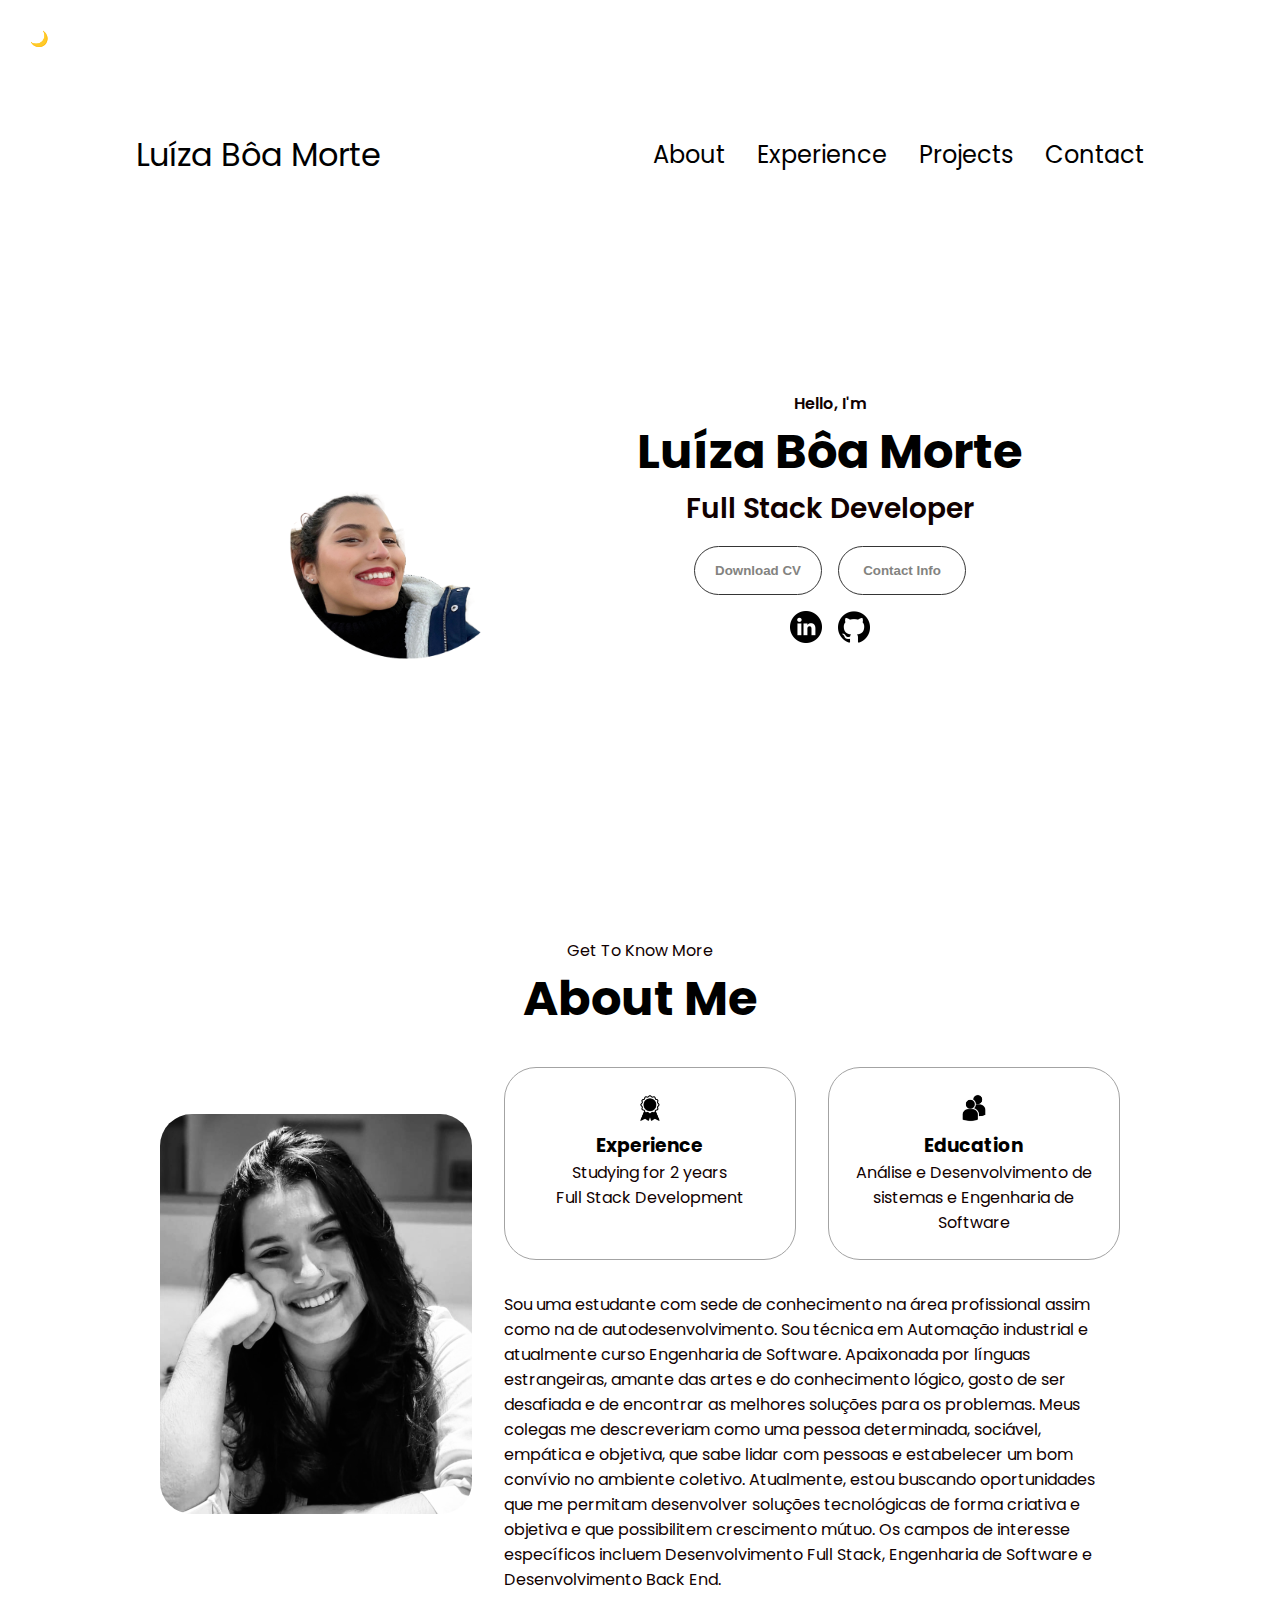
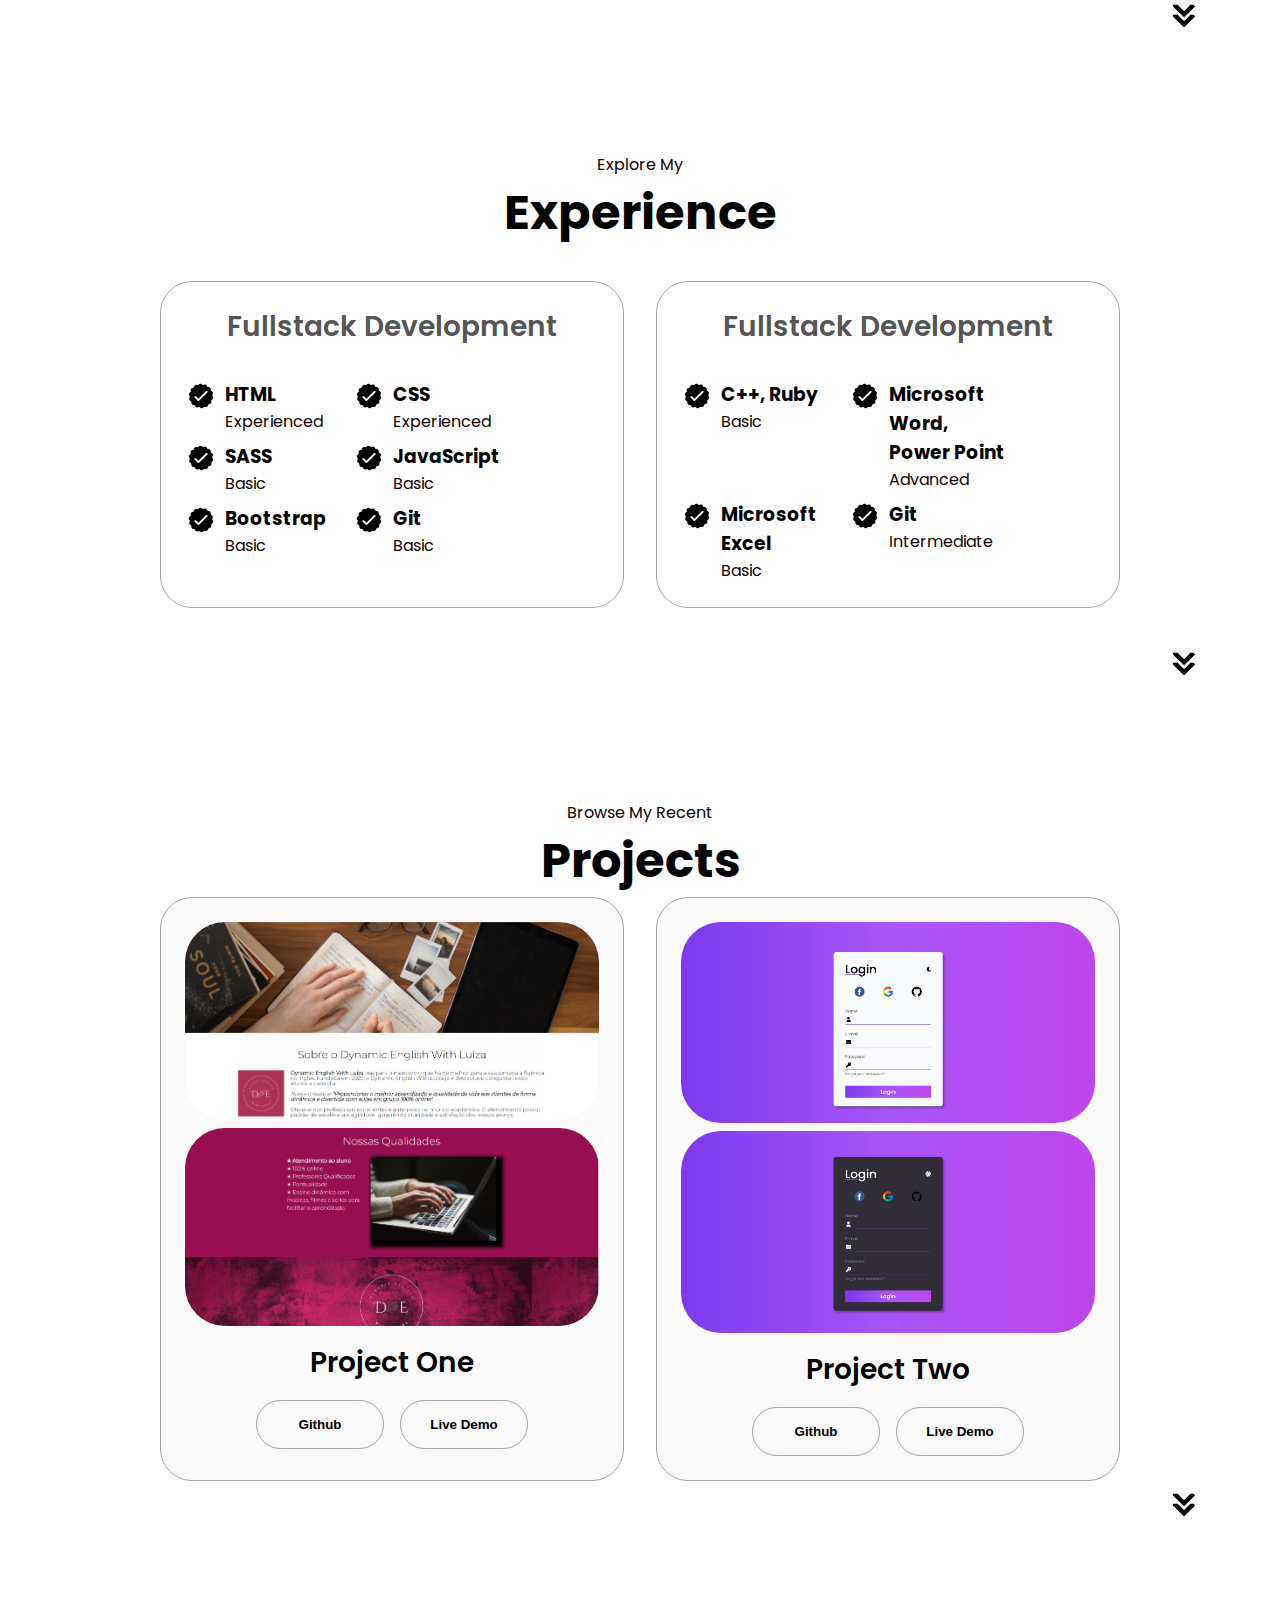
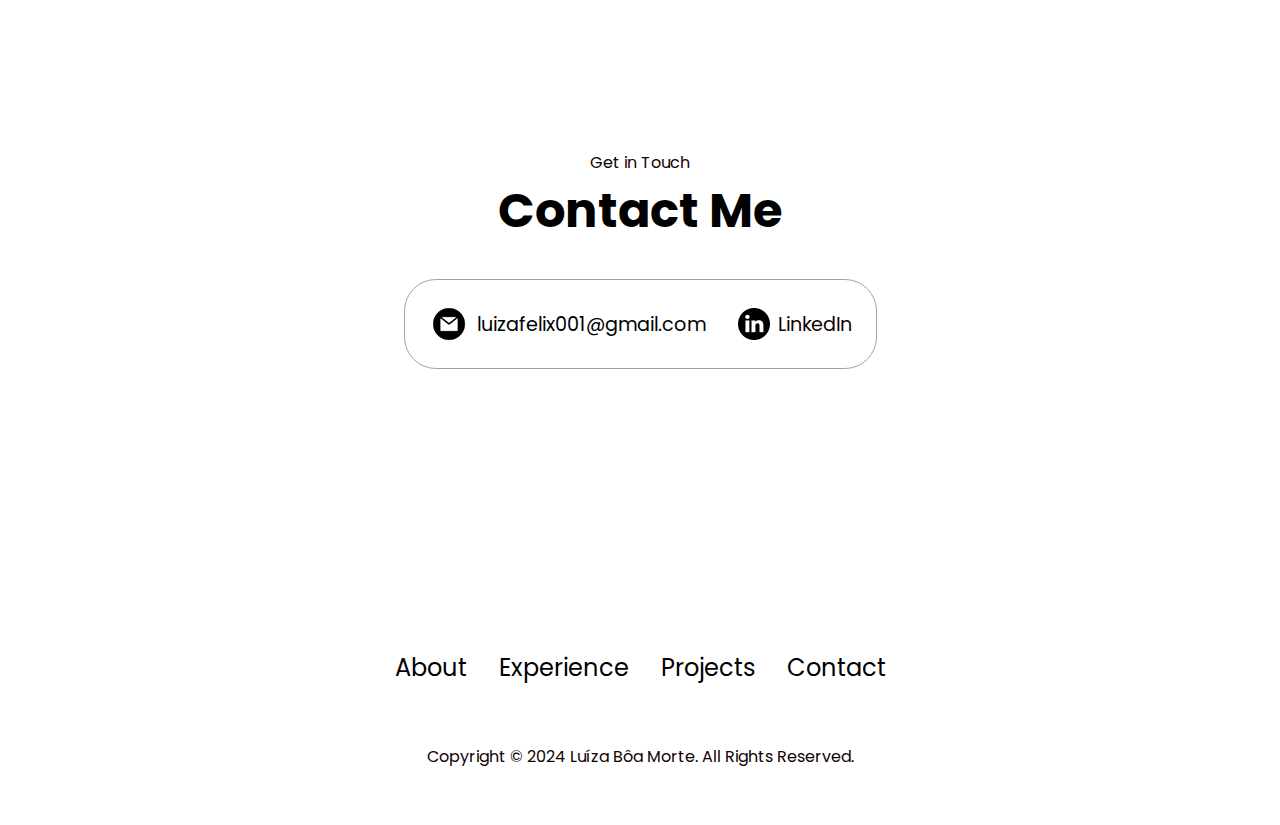
<file: index.html>
<!DOCTYPE html>
<html lang="en">
<head>
  <meta charset="UTF-8" />
  <meta http-equiv="X-UA-Compatible" content="IE=edge" />
  <meta name="viewport" content="width=device-width, initial-scale=1.0" />
  <title>My Portfolio</title>
  <link rel="stylesheet" href="style.css" />
  <link rel="stylesheet" href="mediaqueries.css" />
  <script src="script.js" defer></script>
</head>
<body>
  <button id="dark-mode-toggle" aria-label="Alternar Modo Noturno">
    <span id="dark-mode-icon">🌙</span> 
  </button>

  <nav id="desktop-nav">
    <div class="logo">Luíza Bôa Morte</div>
    <div>
      <ul class="nav-links">
        <li><a href="#about">About</a></li>
        <li><a href="#experience">Experience</a></li>
        <li><a href="#projects">Projects</a></li>
        <li><a href="#contact">Contact</a></li>
      </ul>
    </div>
  </nav>

  <nav id="hamburger-nav">
    <div class="logo">Luíza Bôa Morte</div>
    <div class="hamburger-menu">
      <div class="hamburger-icon" onclick="toggleMenu()">
        <span></span>
        <span></span>
        <span></span>
      </div>
      <div class="menu-links">
        <li><a href="#about" onclick="toggleMenu()">About</a></li>
        <li><a href="#experience" onclick="toggleMenu()">Experience</a></li>
        <li><a href="#projects" onclick="toggleMenu()">Projects</a></li>
        <li><a href="#contact" onclick="toggleMenu()">Contact</a></li>
      </div>
    </div>
  </nav>

  <section id="profile">
    <div class="section__pic-container-profile">
      <img src="./assets/profilepic.png" alt="profile picture" class="profilepic"/>
    </div>
    <div class="section__text">
      <p class="section__text__p1">Hello, I'm</p>
      <h1 class="title">Luíza Bôa Morte</h1>
      <p class="section__text__p2">Full Stack Developer</p>
      <div class="btn-container">
        <button
          class="btn btn-color-2"
          onclick="window.open('curriculo.html')"
        >
          Download CV
        </button>
        <button class="btn btn-color-2" onclick="location.href='./#contact'">
          Contact Info
        </button>
      </div>
      <div id="socials-container">
        <img
          src="./assets/linkedin.png"
          alt="My LinkedIn profile"
          class="icon"
          onclick="location.href='https://www.linkedin.com/in/luíza-bôa-morte?utm_source=share&utm_campaign=share_via&utm_content=profile&utm_medium=ios_app'"
        />
        <img
          src="./assets/github.png"
          alt="My Github profile"
          class="icon"
          onclick="location.href='https://github.com/luizamfbm'"
        />
      </div>
    </div>
  </section>

  <section id="about">
    <p class="section__text__p1">Get To Know More</p>
    <h1 class="title">About Me</h1>
    <div class="section-container">
      <div class="section__pic-container-about">
        <img
          src="assets/img.jpg"
          alt="Profile picture"
          class="about-pic" 
        />
      </div>
      <div class="about-details-container">
        <div class="about-containers">
          <div class="details-container">
            <img
              src="./assets/experience.png"
              alt="Experience icon"
              class="icon"
            />
            <h3 class="ex">Experience</h3>
            <p class="ex"> Studying for 2 years <br />Full Stack Development</p>
          </div>
          <div class="details-container">
            <img
              src="./assets/education.png"
              alt="Education icon"
              class="icon"
            />
            <h3 class="ex">Education</h3>
            <p class="ex">Análise e Desenvolvimento de sistemas  e Engenharia de Software
          </div>
        </div>
        <div class="text-container">
          <p class="education">
            Sou uma estudante com sede de conhecimento na área profissional assim como na de autodesenvolvimento. Sou técnica em Automação industrial e atualmente curso Engenharia de Software. Apaixonada por línguas estrangeiras, amante das artes e do conhecimento lógico, gosto de ser desafiada e de encontrar as melhores soluções para os problemas. Meus colegas me descreveriam como uma pessoa determinada, sociável, empática e objetiva, que sabe lidar com pessoas e estabelecer um bom convívio no ambiente coletivo. Atualmente, estou buscando oportunidades que me permitam desenvolver soluções tecnológicas de forma criativa e objetiva e que possibilitem crescimento mútuo. Os campos de interesse específicos incluem Desenvolvimento Full Stack, Engenharia de Software e Desenvolvimento Back End.
          </p>
        </div>
      </div>
    </div>
    <img
      src="./assets/arrow.png"
      alt="Arrow icon"
      class="icon arrow"
      onclick="location.href='./#experience'"
    />
  </section>

  <section id="experience">
    <p class="section__text__p1">Explore My</p>
    <h1 class="title">Experience</h1>
    <div class="experience-details-container">
      <div class="about-containers">
        <div class="details-container">
          <h2 class="experience-sub-title">Fullstack Development</h2>
          <div class="article-container">
            <article>
              <img
                src="./assets/checkmark.png"
                alt="Experience icon"
                class="icon"
              />
              <div>
                <h3 class="experience-content">HTML</h3>
                <p class="experience-content">Experienced</p>
              </div>
            </article>
            <article>
              <img
                src="./assets/checkmark.png"
                alt="Experience icon"
                class="icon"
              />
              <div>
                <h3 class="experience-content">CSS</h3>
                <p class="experience-content">Experienced</p>
              </div>
            </article>
            <article>
              <img
                src="./assets/checkmark.png"
                alt="Experience icon"
                class="icon"
              />
              <div>
                <h3 class="experience-content">SASS</h3>
                <p class="experience-content">Basic</p>
              </div>
            </article>
            <article>
              <img
                src="./assets/checkmark.png"
                alt="Experience icon"
                class="icon"
              />
              <div>
                <h3 class="experience-content">JavaScript</h3>
                <p class="experience-content">Basic</p>
              </div>
            </article>
            <article>
              <img
                src="./assets/checkmark.png"
                alt="Experience icon"
                class="icon"
              />
              <div>
                <h3 class="experience-content">Bootstrap</h3>
                <p class="experience-content">Basic</p>
              </div>
            </article>
            <article>
              <img
                src="./assets/checkmark.png"
                alt="Experience icon"
                class="icon"
              />
              <div>
                <h3 class="experience-content">Git</h3>
                <p class="experience-content">Basic</p>
              </div>
            </article>
          </div>
        </div>
        <div class="details-container">
          <h2 class="experience-sub-title">Fullstack Development</h2>
          <div class="article-container">
            <article>
              <img
                src="./assets/checkmark.png"
                alt="Experience icon"
                class="icon"
              />
              <div>
                <h3 class="experience-content">C++, Ruby </h3>
                <p class="experience-content">Basic</p>
              </div>
            </article>
            <article>
              <img
                src="./assets/checkmark.png"
                alt="Experience icon"
                class="icon"
              />
              <div>
                <h3 class="experience-content">Microsoft Word, Power Point</h3>
                <p class="experience-content">Advanced</p>
              </div>
            </article>
            <article>
              <img
                src="./assets/checkmark.png"
                alt="Experience icon"
                class="icon"
              />
              <div>
                <h3 class="experience-content">Microsoft Excel</h3>
                <p class="experience-content">Basic</p>
              </div>
            </article>
            <article>
              <img
                src="./assets/checkmark.png"
                alt="Experience icon"
                class="icon"
              />
              <div>
                <h3 class="experience-content">Git</h3>
                <p class="experience-content">Intermediate</p>
              </div>
            </article>
          </div>
        </div>
      </div>
    </div>
    <img
      src="./assets/arrow.png"
      alt="Arrow icon"
      class="icon arrow"
      onclick="location.href='./#projects'"
    />
  </section>

  <section id="projects">
    <p class="section__text__p1">Browse My Recent</p>
    <h1 class="title">Projects</h1>
    <div class="experience-details-container">
      <div class="details-container color-container">
        <div class="article-container">
          <img
            src="assets/214042952-b031303b-d9ca-4af0-93eb-2e06f33b7fab.png"
            alt="Project 1"
            class="project-img"
          />
          <img
            src="assets/214042962-604c6149-2fa9-46d2-a6fb-78077bb0293a.png"
            alt="Project 1"
            class="project-img"
          />
        </div>
        <h2 class="experience-sub-title project-title">Project One</h2>
        <div class="btn-container">
          <button
            class="btn btn-color-2 project-btn"
            onclick="location.href='https://github.com/luizamfbm/primeira-pagina-web-luiza'"
          >
            Github
          </button>
          <button
            class="btn btn-color-2 project-btn"
            onclick="location.href='https://youtu.be/OB9ca7tj_jQ'"
          >
            Live Demo
          </button>
        </div>

      </div>
      <div class="details-container color-container">
        <div class="article-container">
          <img
            src="assets/lightmodepic.jpg"
            alt="Project 1"
            class="project-img"
          />
          <img
            src="assets/darkmode.jpg"
            alt="Project 1"
            class="project-img"
          />
        </div>
        <h2 class="experience-sub-title project-title">Project Two</h2>
        <div class="btn-container">
          <button
            class="btn btn-color-2 project-btn"
            onclick="location.href='https://github.com/luizamfbm/darklightform'"
          >
            Github
          </button>
          <button
            class="btn btn-color-2 project-btn"
            onclick="location.href='https://youtu.be/GJJ0Vl7Suak'"
          >
            Live Demo
          </button>
      </div>
          
  
    <img
      src="./assets/arrow.png"
      alt="Arrow icon"
      class="icon arrow"
      onclick="location.href='./#contact'"
    />
  </section>

  <section id="contact">
    <p class="section__text__p1">Get in Touch</p>
    <h1 class="title">Contact Me</h1>
    <div class="contact-info-upper-container">
      <div class="contact-info-container">
        <img
          src="./assets/email.png"
          alt="Email icon"
          class="icon contact-icon email-icon"
        />
        <p><a href="mailto:luizafelix001@gmail.com">luizafelix001@gmail.com </a></p>
      </div>
      <div class="contact-info-container">
        <img
          src="./assets/linkedin.png"
          alt="LinkedIn icon"
          class="icon contact-icon"
        />
        <p onclick="location.href='https://www.linkedin.com/in/luíza-bôa-morte?utm_source=share&utm_campaign=share_via&utm_content=profile&utm_medium=ios_app'">LinkedIn</p>
      </div>
    </div>
  </section>

  <footer>
    <nav>
      <div class="nav-links-container">
        <ul class="nav-links">
          <li><a href="#about">About</a></li>
          <li><a href="#experience">Experience</a></li>
          <li><a href="#projects">Projects</a></li>
          <li><a href="#contact">Contact</a></li>
        </ul>
      </div>
    </nav>
    <p>Copyright &#169; 2024 Luíza Bôa Morte. All Rights Reserved.</p>
  </footer>

</body>
</html>
</file>
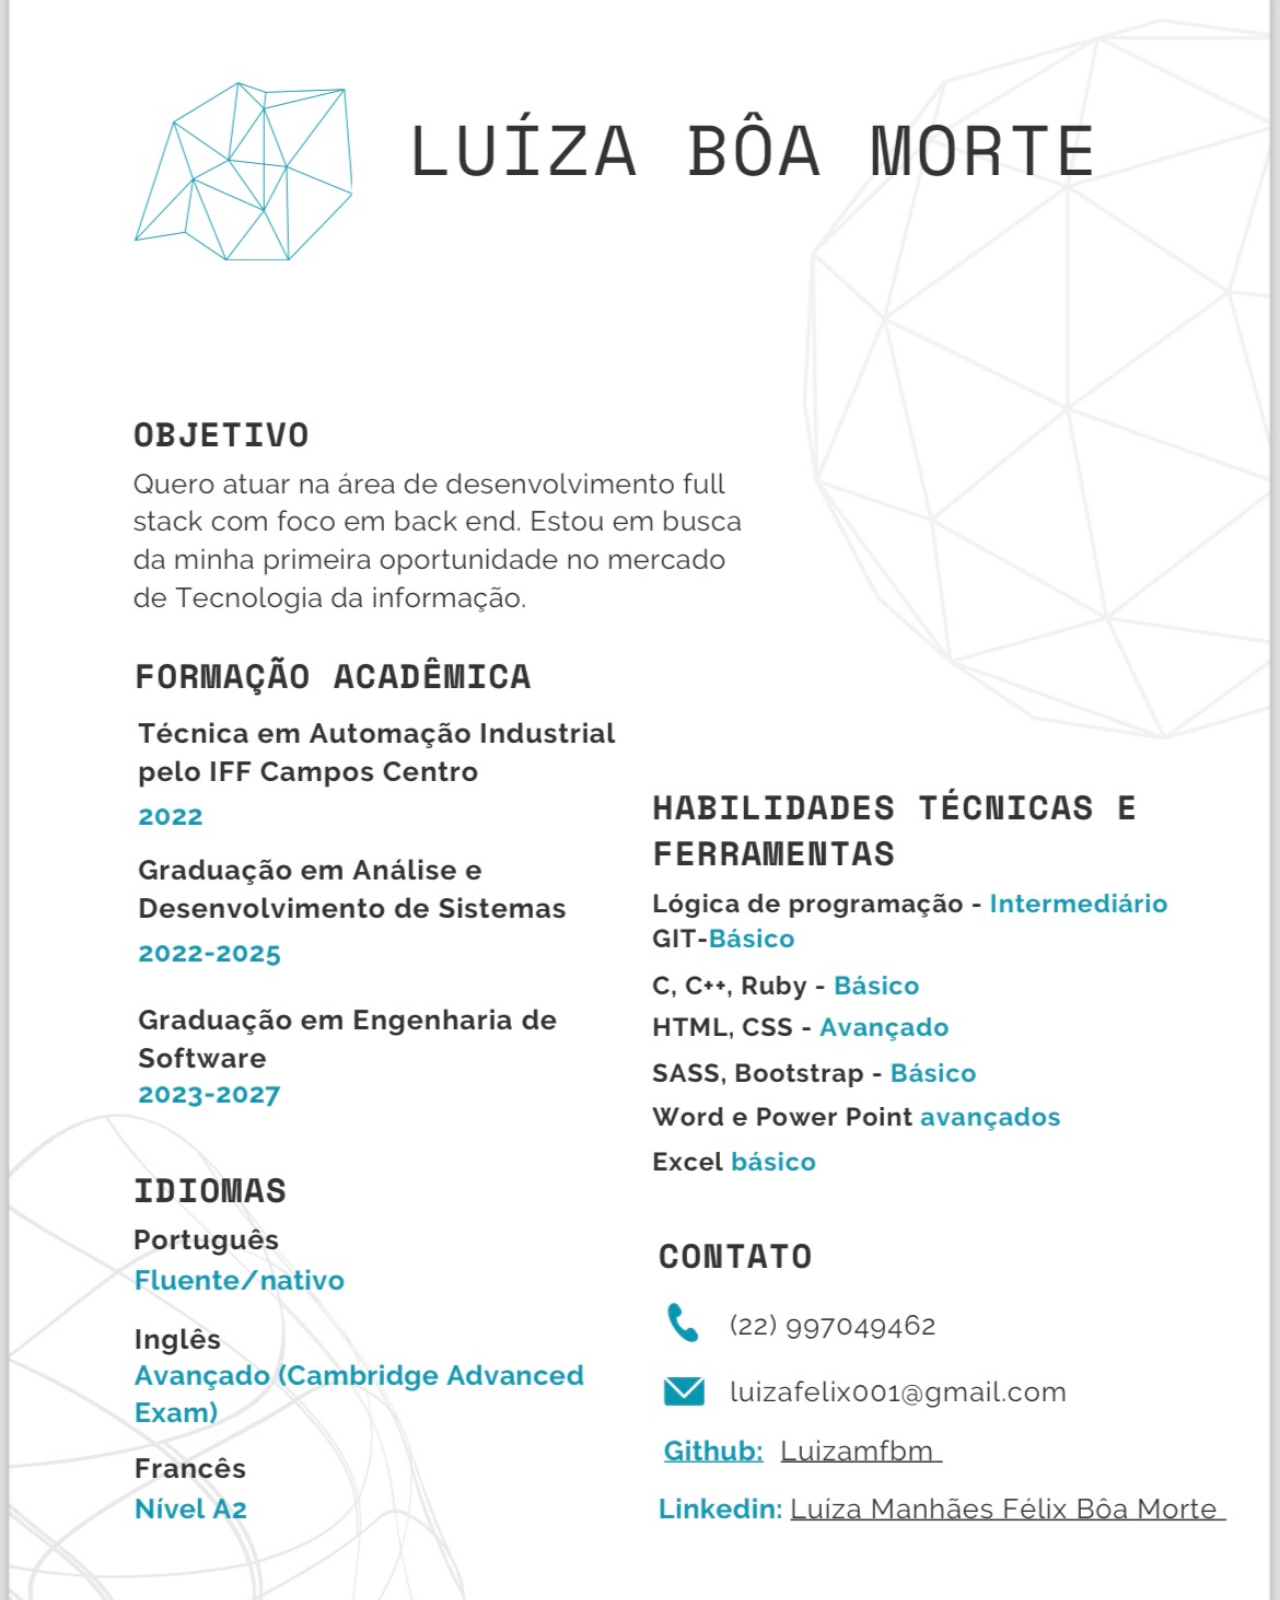
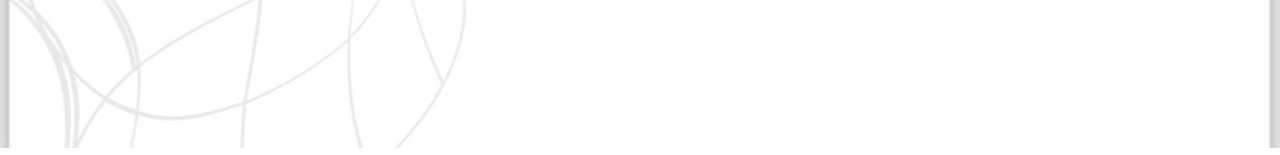
<file: curriculo.html>
<!DOCTYPE html>
<html lang="en">
<head>
    <meta charset="UTF-8">
    <meta name="viewport" content="width=device-width, initial-scale=1.0">
    <link rel="stylesheet" href="style.css" />
    <title>Document</title>

</head>
<body>
    <img src="./assets/IMG_1940.jpg" class="imgcv"> 
</body>
</html>
</file>
<file: style.css>
/* GENERAL */

@import url("https://fonts.googleapis.com/css2?family=Poppins:wght@300;400;500;600&display=swap");

.imgcv {
  width: 100%;
}

.dark-mode {
  background-color: #3d3c3c;
  color: #f8f5f5; 

  

  
}

.dark-mode .experience-sub-title,
.dark-mode .experience-content,
.dark-mode .details-container, 
.dark-mode .ex
.dark-mode .btn btn-color-2 project-btn, 
.dark-mode .ex

 {
  color: #232323;
  background-color: rgb(165, 164, 162);
}

.btn-color-2 {
  background-color: rgb(131, 131, 127);
  color: rgb(131, 131, 127);
}

.dark-mode .btn-color-2 {
  background-color: rgb(131, 131, 127);
  color: white; 
}

.dark-mode .hamburger-icon span
 {
  background-color: #ffffff;
  
}

.dark-mode .menu-links a{
  color: #fbfbfb;
}



.dark-mode p,
.dark-mode a,
.dark-mode h1,
.dark-mode h2,
.dark-mode h3,
.dark-mode h4,
.dark-mode h5,
.dark-mode h6,
.dark-mode .btn
{
  color: #dbd7d7; 
}





#dark-mode-toggle {
  border: none; 
  background: none; 
  cursor: pointer; 
  padding: 30px; 
  font-size: 15px;
 
}




* {
  margin: 0;
  padding: 0;
}



body {
  font-family: "Poppins", sans-serif;
}

html {
  scroll-behavior: smooth;
}

p {
  color: rgb(17, 1, 1);

}

/* TRANSITION */

a,
.btn {
  transition: all 300ms ease;
}

/* DESKTOP NAV */

nav,
.nav-links {
  display: flex;
}

nav {
  justify-content: space-around;
  align-items: center;
  height: 17vh;
}

.nav-links {
  gap: 2rem;
  list-style: none;
  font-size: 1.5rem;
}

a {
  color: black;
  text-decoration: none;
  text-decoration-color: white;
}

a:hover {
  color: rgb(239, 208, 50);
  text-decoration: none;
}


.logo {
  font-size: 2rem;
}

.logo:hover {
  cursor: default;
}

/* HAMBURGER MENU */

#hamburger-nav {
  display: none;
}

.hamburger-menu {
  position: relative;
  display: inline-block;
}

.hamburger-icon {
  display: flex;
  flex-direction: column;
  justify-content: space-between;
  height: 24px;
  width: 30px;
  cursor: pointer;
}

.hamburger-icon span {
  width: 100%;
  height: 2px;
  background-color: black;
  transition: all 0.3 ease-in-out;
}

.menu-links {
  position: absolute;
  top: 100%;
  right: 0;
  background-color: transparent;
  width: fit-content;
  max-height: 0;
  overflow: hidden;
  transition: all 0.3 ease-in-out;
}

.menu-links a {
  display: block;
  padding: 10px;
  text-align: center;
  font-size: 1.5rem;
  color: black;
  text-decoration: none;
  transition: all 0.3 ease-in-out;
  
}

.menu-links a:hover {
  color: rgb(255, 238, 127);
}

.menu-links li {
  list-style: none;
}


.menu-links.open {
  max-height: 300px;
}

.hamburger-icon.open span:first-child {
  transform: rotate(45deg) translate(10px, 5px);
}

.hamburger-icon.open span:nth-child(2) {
  opacity: 0;
}

.hamburger-icon.open span:last-child {
  transform: rotate(-45deg) translate(10px, -5px);
}

.hamburger-icon span:first-child {
  transform: none;
}

.hamburger-icon span:first-child {
  opacity: 1;
}

.hamburger-icon span:first-child {
  transform: none;
}

/* SECTIONS */

section {
  padding: 80px 0px 80px 0px;
  margin: 0 10rem;
  box-sizing: border-box;
  min-height: fit-content;
}

.section-container {
  display: flex;
}

/* PROFILE SECTION */

#profile {
  display: flex;
  padding: 160px 0px 160px 0px;
  justify-content: center;
  gap: 5rem;
}

.profilepic {
  width: 300px; 
  height: 300px; 
  object-fit: cover;
}

.section__pic-container-about {
  display: flex;
  height: 400px;
  width: 400px;
  margin: auto 0;
}

.section__text {
  text-align: center;
}

.section__text p {
  font-weight: 600;
}

.section__text__p1 {
  text-align: center;
}

.section__text__p2 {
  font-size: 1.75rem;
  margin-bottom: 1rem;
}

.title {
  font-size: 3rem;
  text-align: center;
}

#socials-container {
  display: flex;
  justify-content: center;
  margin-top: 1rem;
  gap: 1rem;
}

.text-container {
  text-align: left;
}

/* ICONS */

.icon {
  cursor: pointer;
  height: 2rem;
}

/* BUTTONS */

.btn-container {
  display: flex;
  justify-content: center;
  gap: 1rem;
}

.btn {
  font-weight: 600;
  transition: all 300ms ease;
  padding: 1rem;
  width: 8rem;
  border-radius: 2rem;
}

.btn-color-1,
.btn-color-2 {
  border: rgb(53, 53, 53) 0.1rem solid;
}

.btn-color-1:hover,
.btn-color-2:hover {
  cursor: pointer;
}

.btn-color-1,
.btn-color-2:hover {
  background: rgb(131, 131, 127);
  color: white;
}

.btn-color-1:hover {
  background: rgb(10, 1, 1);
}

.btn-color-2 {
  background: none; 

}

.btn-color-2:hover {
  border: rgb(3, 16, 19) 0.1rem solid;
}

.btn-container {
  gap: 1rem;
}

/* ABOUT SECTION */

#about {
  position: relative;
}

.about-containers {
  gap: 2rem;
  margin-bottom: 2rem;
  margin-top: 2rem;
}

.about-details-container {
  justify-content: center;
  flex-direction: column;

  
  
}

.about-containers,
.about-details-container {
  display: flex;
   
  
}

.about-pic {
  border-radius: 2rem;
}

.arrow {
  position: absolute;
  right: -5rem;
  bottom: 2.5rem;
}

.details-container {
  padding: 1.5rem;
  flex: 1;
  background: white;
  border-radius: 2rem;
  border: rgb(53, 53, 53) 0.1rem solid;
  border-color: rgb(163, 163, 163);
  text-align: center;
}

.section-container {
  gap: 2rem;
  height: 80%;
}

.section__pic-container {
  height: 400px;
  width: 400px;
  margin: auto 0;
}

/* EXPERIENCE SECTION */

#experience {
  position: relative;

}

.experience-sub-title {
  color: rgb(85, 85, 85);
  font-weight: 600;
  font-size: 1.75rem;
  margin-bottom: 2rem;
}

.experience-details-container {
  display: flex;
  justify-content: space-between;
  gap: 2rem;
}



.article-container {
  display: flex;
  flex-wrap: wrap;
  flex-direction: row;
  gap: 0.5rem;
  justify-content: start;
}

article {
  display: flex;
  text-align: justify;
  width: 10rem;
  justify-content: start;
  gap: 0.5rem;
}

article .icon {
  cursor: default;
}

/* PROJECTS SECTION */

#projects {
  position: relative;
}

.color-container {
  border-color: rgb(163, 163, 163);
  background: rgb(250, 250, 250);
 
}

.project-img {
  border-radius: 2.5rem;
  width: 100%;
  height: 100%;
  
}

.project-title {
  margin: 1rem;
  color: black;
}

.project-btn {
  color: black;
  border-color: rgb(163, 163, 163); 
}

/* CONTACT */

#contact {
  display: flex;
  justify-content: center;
  flex-direction: column;
  height: 70vh;
}

.contact-info-upper-container {
  display: flex;
  justify-content: center;
  border-radius: 2rem;
  border: rgb(53, 53, 53) 0.1rem solid;
  border-color: rgb(163, 163, 163);
  background: (250, 250, 250);
  margin: 2rem auto;
  padding: 0.5rem;
}

.contact-info-container {
  display: flex;
  align-items: center;
  justify-content: center;
  gap: 0.5rem;
  margin: 1rem;
}

.contact-info-container p {
  font-size: larger;
}

.contact-icon {
  cursor: default;
}

.email-icon {
  height: 2.5rem;
}

.contact-info-container p:hover {
  color: rgb(239, 208, 50);
  cursor: pointer;
}


/* FOOTER SECTION */

footer {
  height: 26vh;
  margin: 0 1rem;
}

footer p {
  text-align: center;
}
</file>
<file: mediaqueries.css>
@media screen and (max-width: 1200px) {

  .section__pic-container-profile{
    width: fit-content;
    margin: auto;
  }

  .section__pic-container-about{
    width: fit-content;
    margin: auto;
    padding-bottom: 30px;
  }
  #desktop-nav {
    display: none;
  }
  #hamburger-nav {
    display: flex;
  }
  #experience,
  .experience-details-container {
    margin-top: 2rem;
  }
  #profile,
  .section-container {
    display: block;
  }
  .arrow {
    display: none;
  }
  section,
  .section-container {
    height: fit-content;
  }
  section {
    margin: 0 5%;
  }
  .section__pic-container {
    width: 275px;
    height: 275px;
    margin: 0 auto 2rem;
  }
  .about-containers {
    margin-top: 0;
  }

}

@media screen and (max-width: 700px) {
  .experience-details-container {
    display: flex;
    flex-direction: column;
  }
}

@media screen and (max-width: 600px) {


  #desktop-nav {
    display: none;
  }
  #hamburger-nav {
    display: flex;
  }
  #experience,
  .experience-details-container {
    margin-top: 2rem;
  }
  #profile,
  .section-container {
    display: block;
  }
  .arrow {
    display: none;
  }
  section,
  .section-container {
    height: fit-content;
  }
  section {
    margin: 0 5%;
  }
  .about-containers {
    margin-top: 15px;
  }

  .section__pic-container-profile {
    text-align: center;
    
    
  }

  #profile, #about, #experience, #projects, #contact {
    align-items: center;
    justify-items: center;
  }

  .experience-details-container {
    text-align: center;
  }


  



  
  #contact,
  footer {
    height: 40vh;
  }
  #profile {
    padding: 25px 0px 25px 0px;
  }
  article {
    font-size: 1rem;
    width: 100%;
    display: flex;
    text-align: justify;
  }
  article-container {
    display: flex;
    flex-wrap: wrap;
    flex-direction: row;
    gap: 0.5rem;
    justify-content: space-between;
  }
  footer nav {
    height: fit-content;
    margin-bottom: 2rem;
  }
  .about-containers,
  .contact-info-upper-container,
  .btn-container {
    flex-wrap: wrap;
  }
  .contact-info-container {
    margin: 0;
  }
  .contact-info-container p,
  .nav-links li a {
    font-size: 1rem;
  }
  .experience-sub-title {
    font-size: 1.25rem;
  }
  .logo {
    font-size: 1.5rem;
  }
  .nav-links {
    flex-direction: column;
    gap: 0.5rem;
    text-align: center;
  }
  .section__pic-container-profile {
    width: auto;
    justify-content: center;
  }
  .section__pic-container-about {
    width: auto;
    justify-content: center;
  }
  .section__text__p2 {
    font-size: 1.25rem;
  }
  .title {
    font-size: 2rem;
  }
  .text-container {
    text-align: center;
  }

  .contact-info-upper-container{
    display: block;
  }
}
</file>
